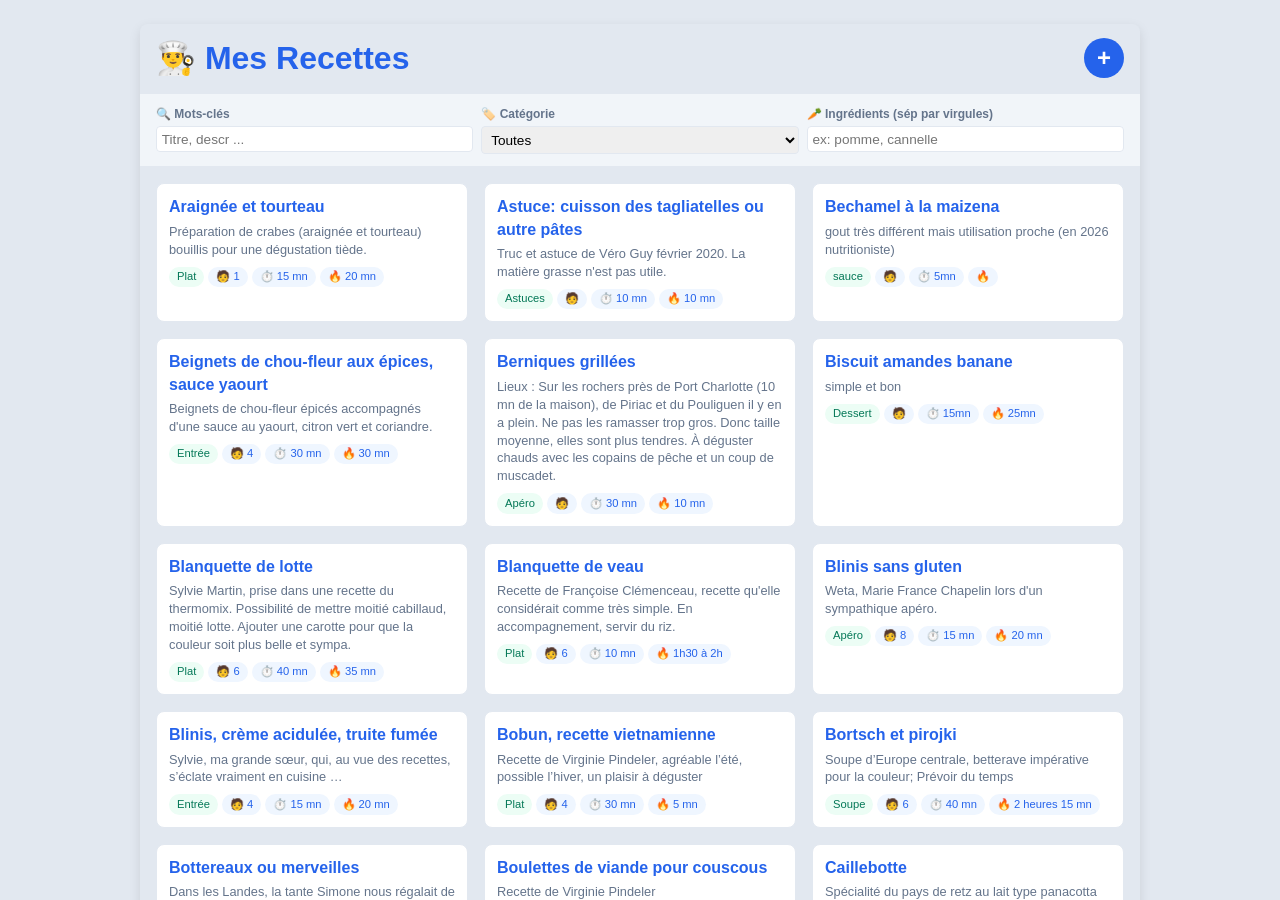
<file: index.html>
<!DOCTYPE html>
<html lang="fr">
<head>
  <meta charset="UTF-8">
  <meta name="viewport" content="width=device-width, initial-scale=1.0">
  <title>Carnet de recettes</title>
  <meta http-equiv="refresh" content="0; url=recettes.html">
  <link rel="canonical" href="recettes.html">
</head>
<body style="font-family:system-ui,sans-serif;margin:2rem;color:#333">
  <p>Redirection vers le <a href="recettes.html">carnet de recettes</a>…</p>
</body>
</html>
</file>
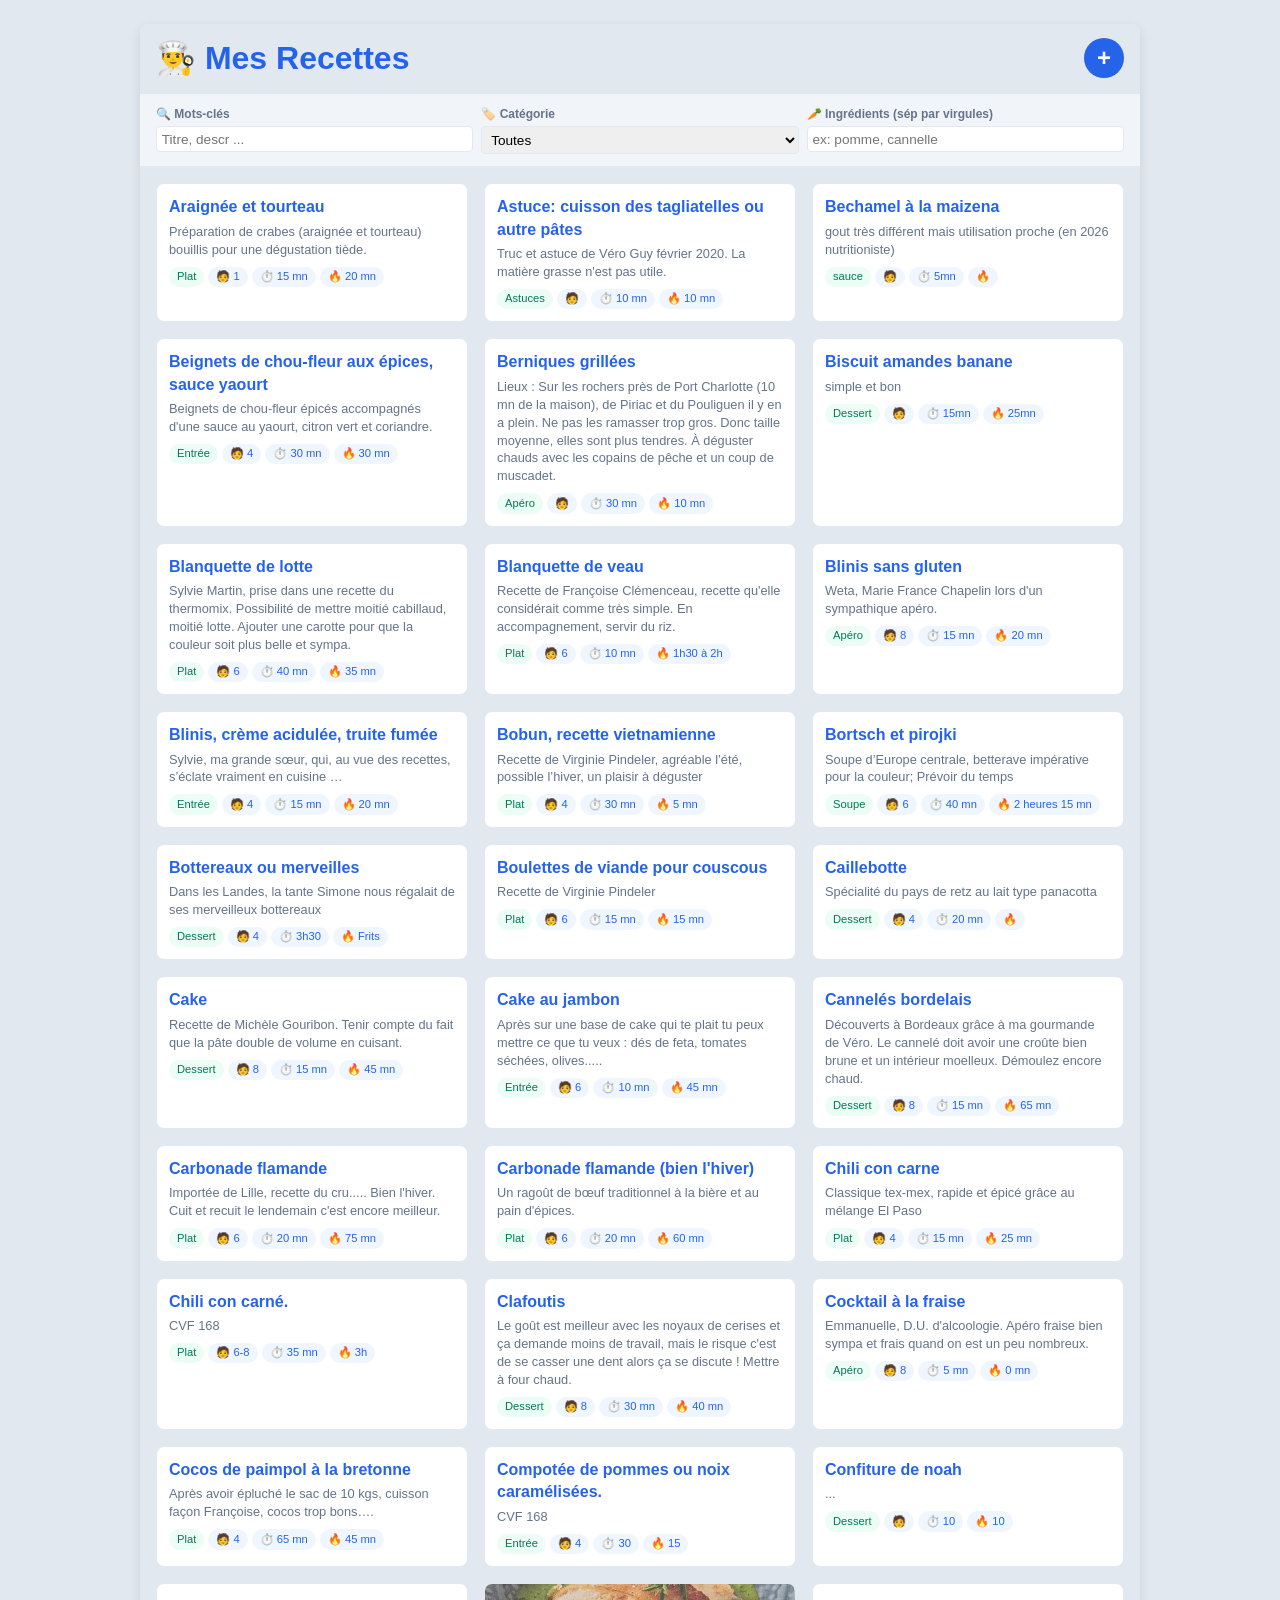
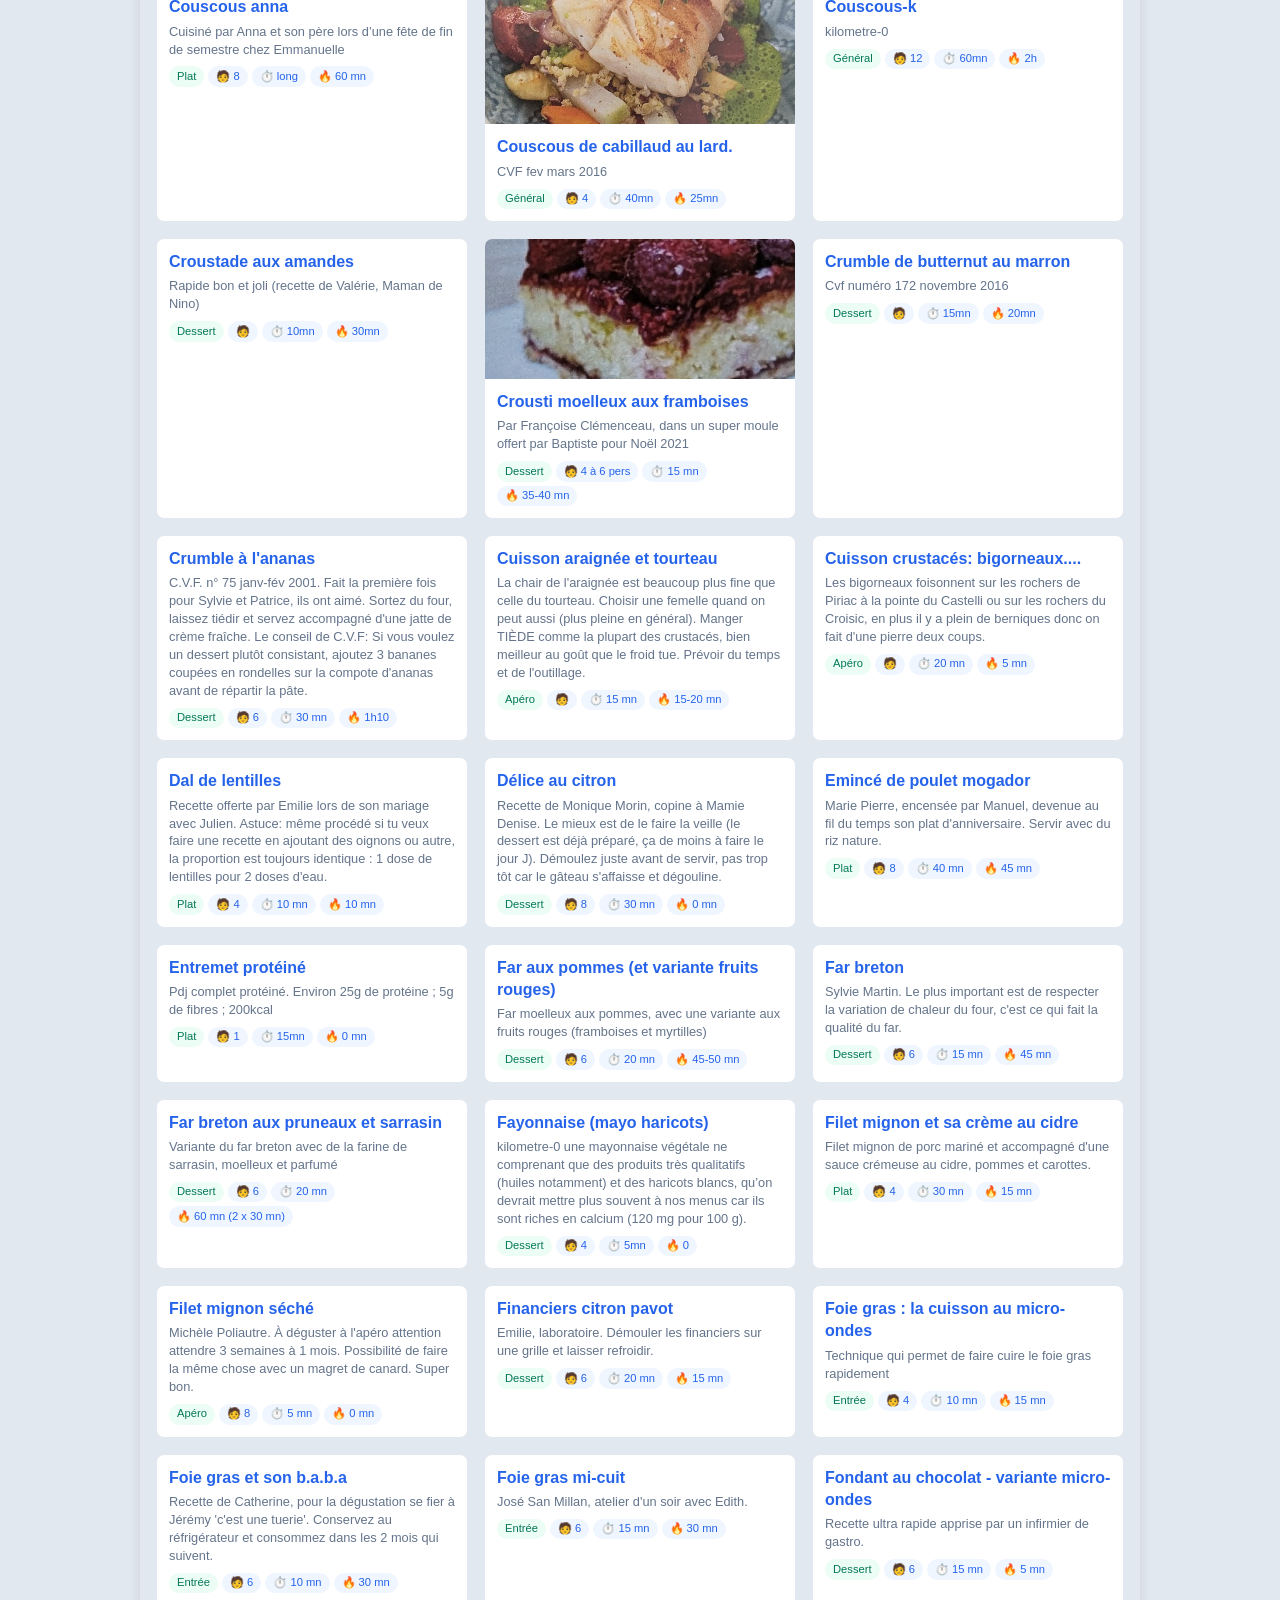
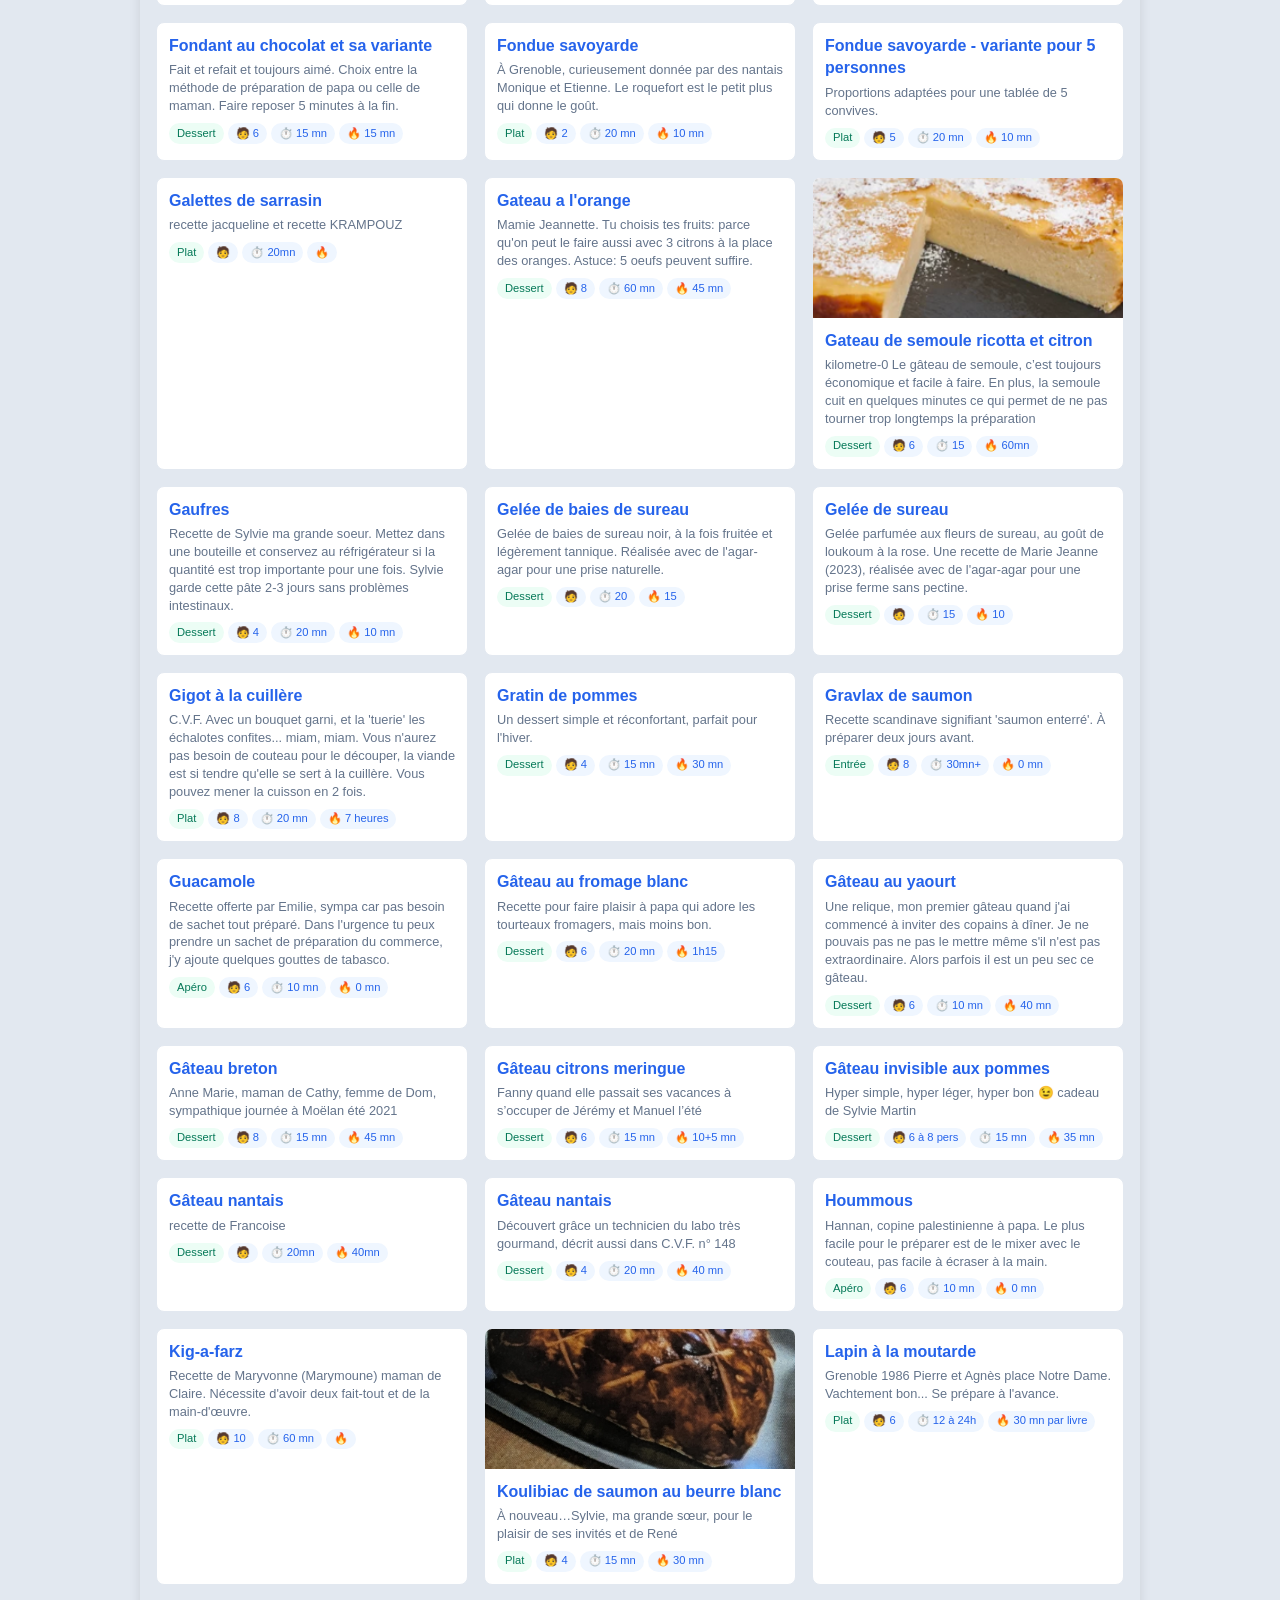
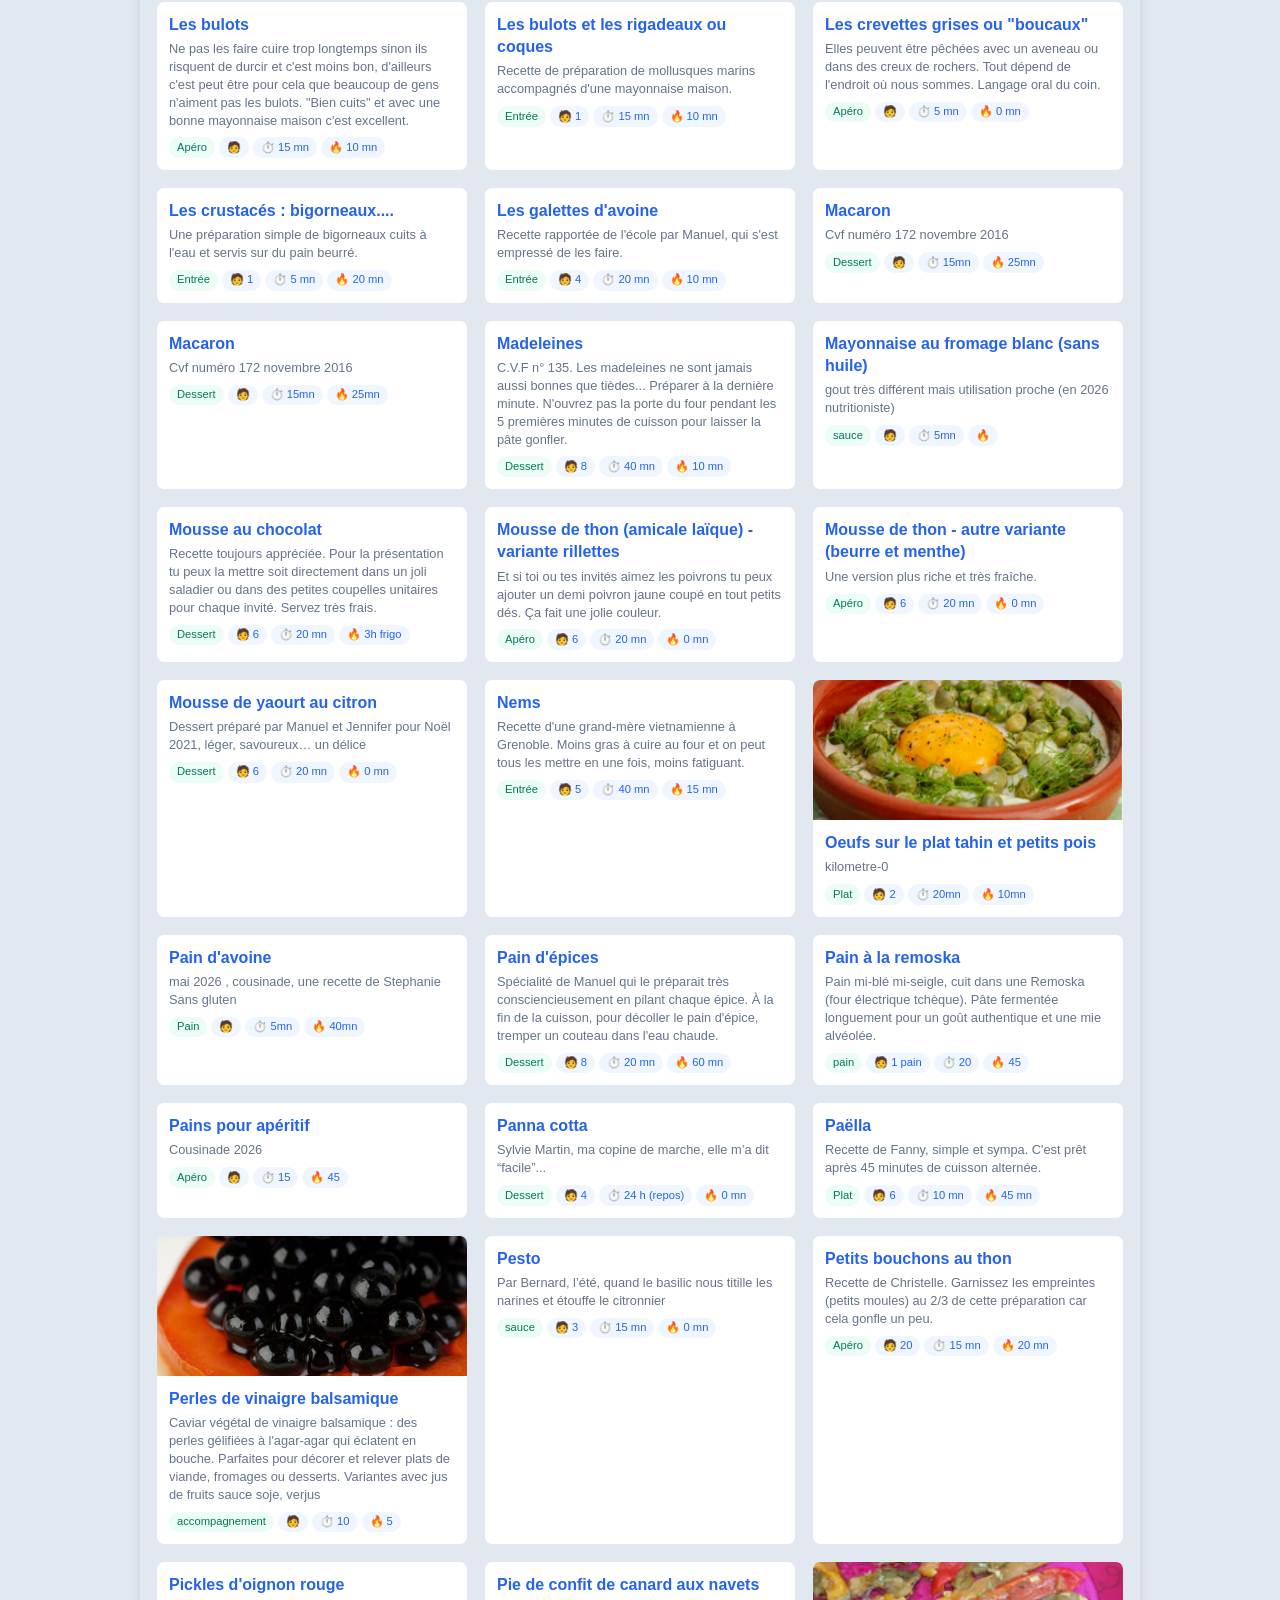
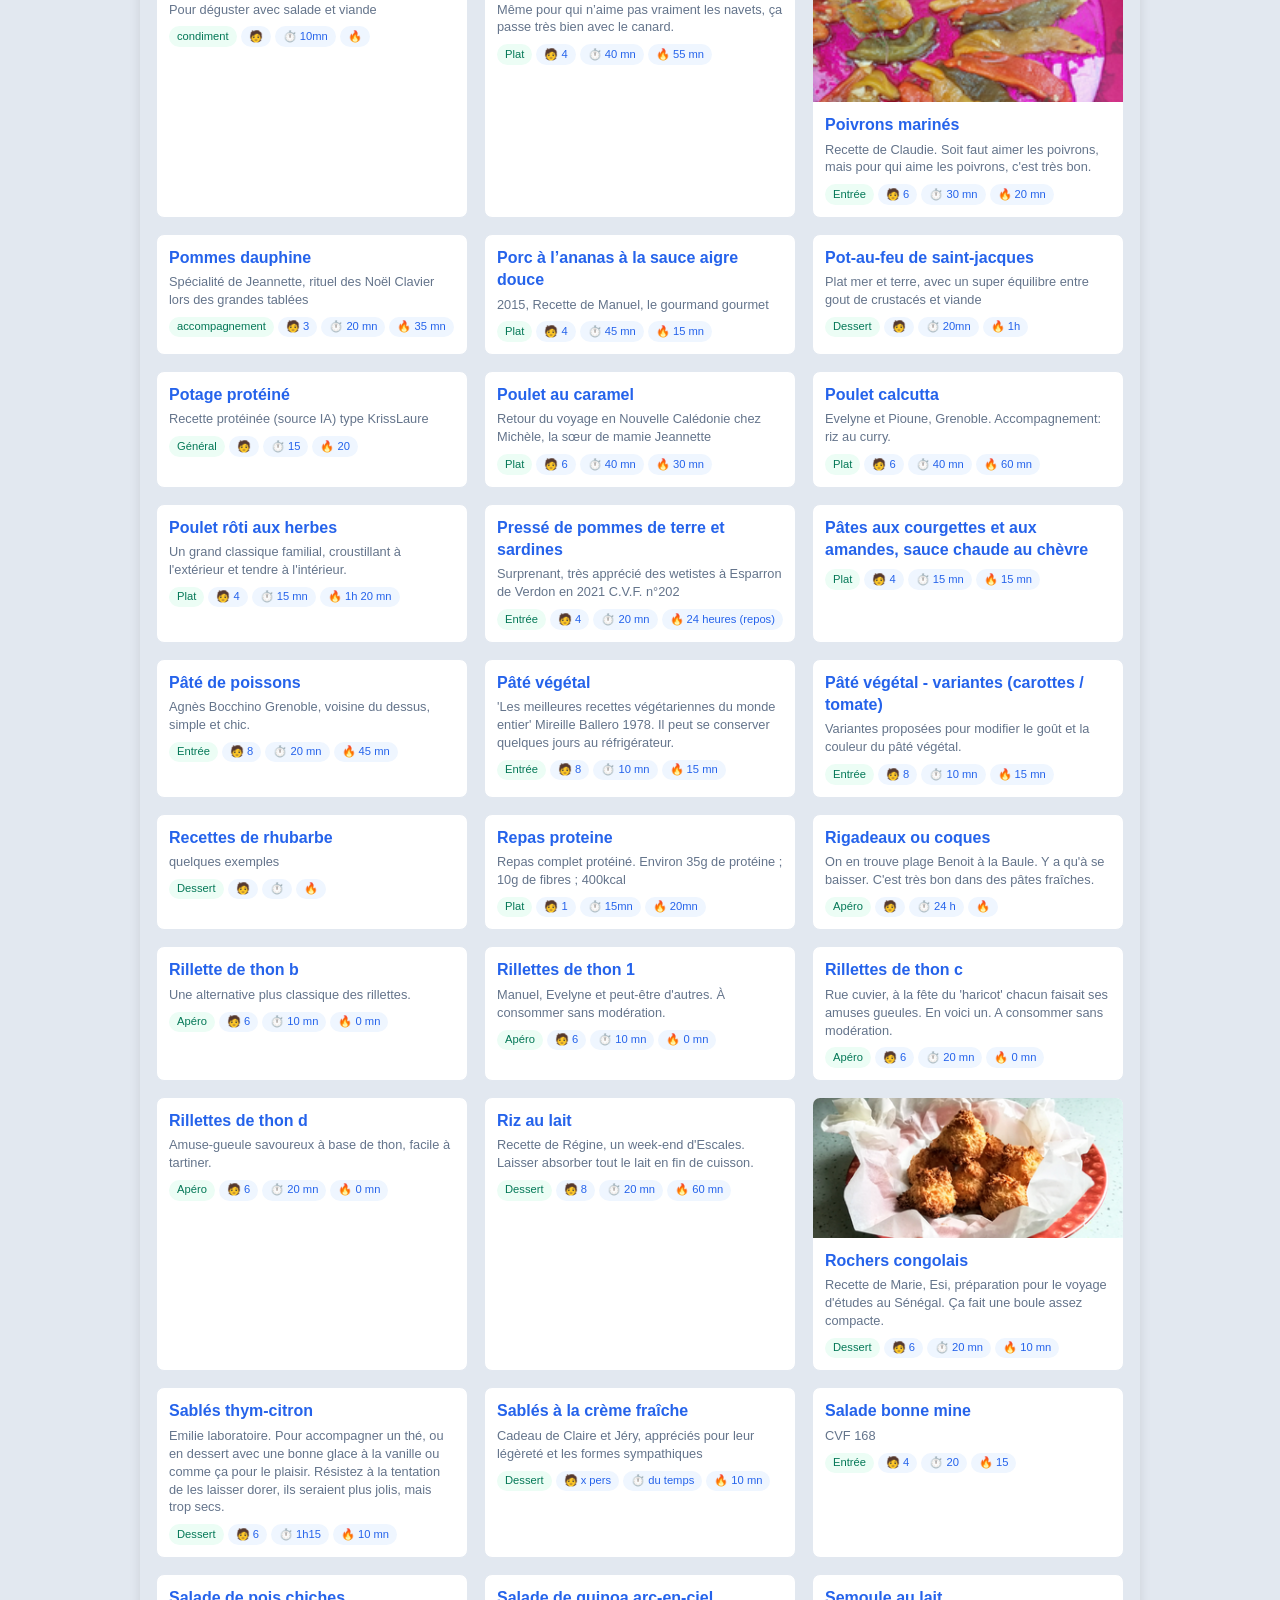
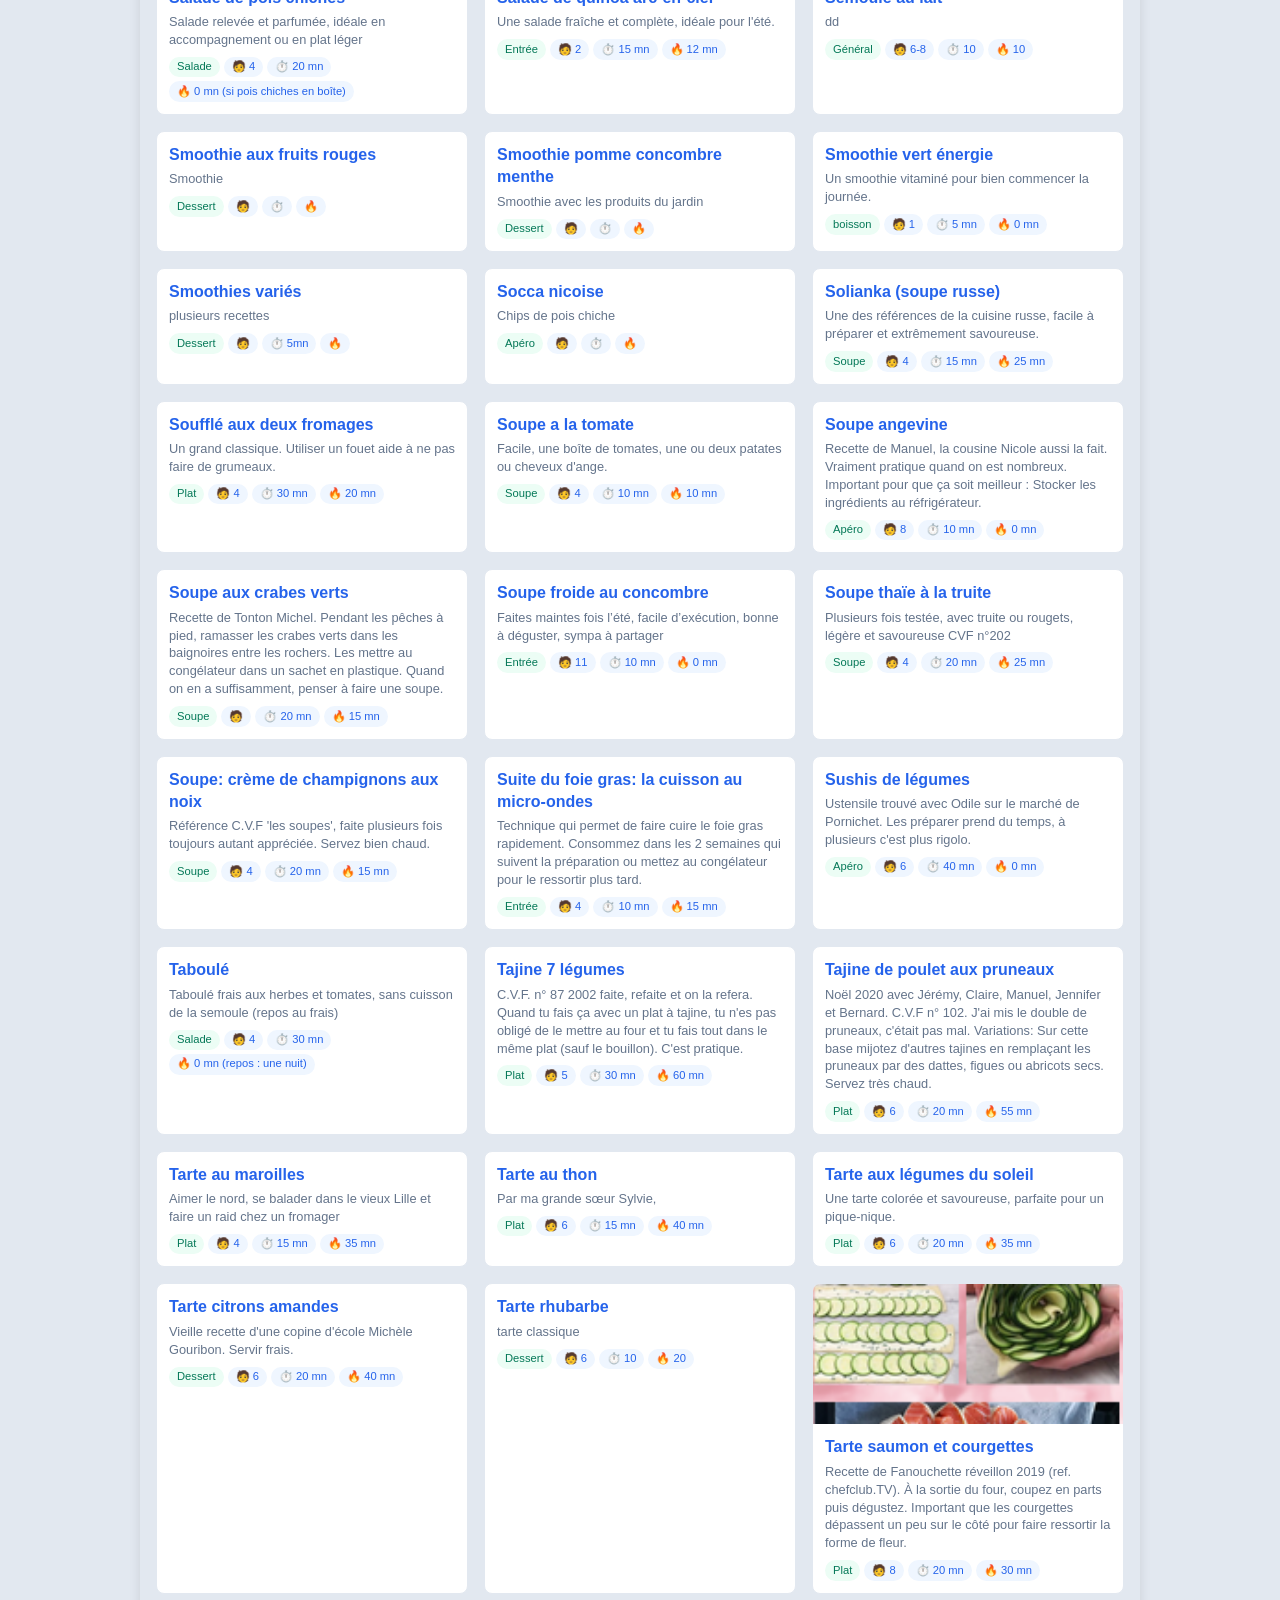
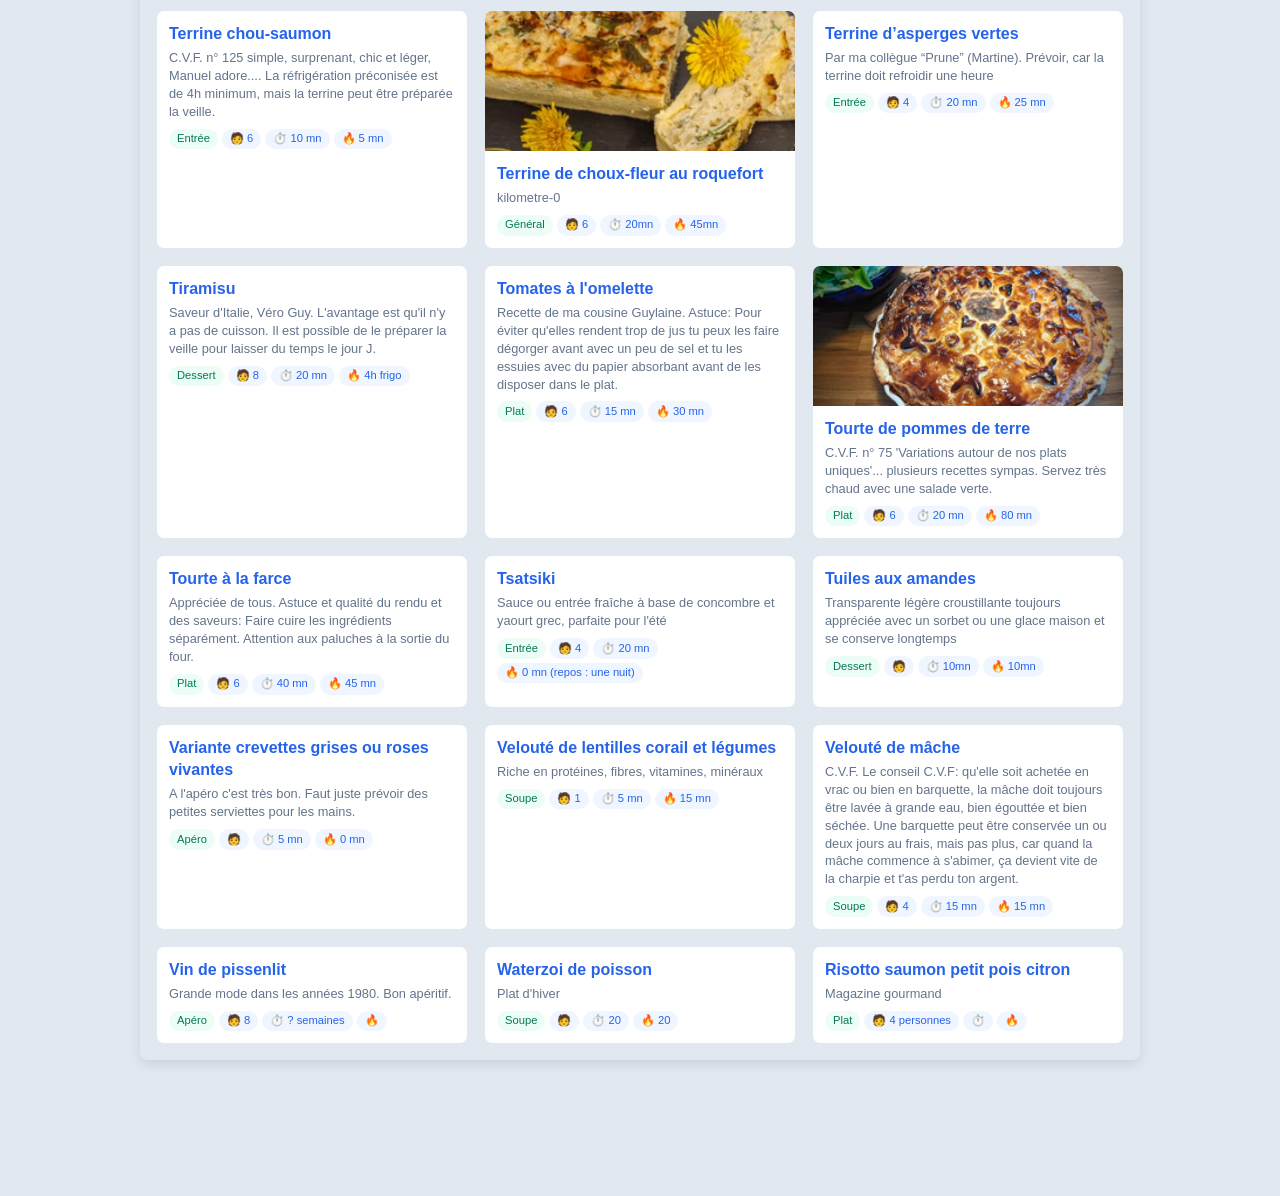
<file: recettes.html>
<!DOCTYPE html>
<html lang="fr">
<head>
    <meta charset="UTF-8">
    <meta name="viewport" content="width=device-width, initial-scale=1.0">
    <title>Carnet de Recettes</title>
    <link rel="stylesheet" href="static/css/recettes_style.css">
</head>
<body>
    <div class="container">
        <!-- ================= VUE LISTE ================= -->
        <div id="view-list">
            <div style="padding: 0.75rem 1rem; text-align: center; border-bottom: 1px solid var(--border); display: flex; justify-content: space-between; align-items: center;">
                <h1 style="margin:0; color: var(--primary);">👨‍🍳 Mes Recettes</h1>
                <button class="btn btn-round" id="new-recipe-btn" title="Nouvelle recette">+</button>
            </div>

            <div class="filters-section">
                <div class="filter-group">
                    <label>🔍 Mots-clés</label>
                    <input type="text" id="f-search" placeholder="Titre, descr ...">
                </div>
                <div class="filter-group">
                    <label>🏷️ Catégorie</label>
                    <select id="f-category">
                        <option value="">Toutes</option>
                    </select>
                </div>
                <div class="filter-group">
                    <label>🥕 Ingrédients (sép par virgules)</label>
                    <input type="text" id="f-ingredients" placeholder="ex: pomme, cannelle">
                </div>
            </div>

            <div class="recipe-grid" id="recipe-list"></div>
        </div>

        <!-- ================= VUE DÉTAIL ================= -->
        <div id="view-recipe" class="hidden">
            <div class="recipe-header">
                <div class="recipe-actions">
                    <button class="btn btn-back" onclick="showList()">← Retour</button>
                    <button class="btn btn-outline" id="edit-recipe-btn">✏️ Modifier</button>
                </div>
                <h1 id="detail-title"></h1>
                <p id="detail-desc"></p>
                <div class="meta-tags" id="detail-tags"></div>
            </div>

            <div class="content">
                <div>
                    <h2>🛒 Ingrédients</h2>
                    <div id="detail-ingredients"></div>
                </div>
                <div>
                    <h2>🍳 Préparation</h2>
                    <div id="detail-etapes"></div>
                </div>
            </div>

            <div class="image-container"></div>
        </div>

        <!-- ================= VUE FORMULAIRE (AJOUT / MODIFICATION) ================= -->
        <div id="view-form" class="hidden">
            <div class="recipe-header">
                <button class="btn btn-back" id="cancel-form-btn">← Annuler</button>
                <h1 id="form-title">Ajouter / Modifier une recette</h1>
            </div>
            <div class="form-panel">
                <input type="hidden" id="recipe-slug" value="">
                <div class="form-group">
                    <label>Titre *</label>
                    <input type="text" id="form-titre" required>
                </div>
                <div class="form-group">
                    <label>Description *</label>
                    <textarea id="form-description" rows="2"></textarea>
                </div>
                <div class="form-row">
                    <div class="form-group">
                        <label>Catégories (séparées par virgules)</label>
                        <input type="text" id="form-categorie" placeholder="ex: dessert, végétarien">
                    </div>
                    <div class="form-group">
                        <label>Portions</label>
                        <input type="text" id="form-portions" placeholder="4 personnes">
                    </div>
                </div>
                <div class="form-row">
                    <div class="form-group">
                        <label>Temps de préparation</label>
                        <input type="text" id="form-prep" placeholder="15min">
                    </div>
                    <div class="form-group">
                        <label>Temps de cuisson</label>
                        <input type="text" id="form-cuisson" placeholder="30min">
                    </div>
                </div>
                <div class="form-group">
                    <label>URL de l’image (optionnel)</label>
                    <input type="text" id="form-image" placeholder="https://...">
                </div>
                <div class="form-group">
                    <label>Ingrédients (une ligne par ingrédient, format: quantité@nom)</label>
                    <textarea id="form-ingredients" rows="4" placeholder="200g@Farine&#10;100g@Sucre&#10;3@Œufs"></textarea>
                    <small>Exemple : "200g@Farine" (quantité@nom)</small>
                </div>
                <div class="form-group">
                    <label>Étapes (une par ligne)</label>
                    <textarea id="form-etapes" rows="4" placeholder="Préchauffez le four...&#10;Mélangez les ingrédients..."></textarea>
                </div>
                <div class="action-buttons">
                    <button class="btn" id="save-recipe-btn">💾 Enregistrer</button>
                    <button class="btn btn-outline" id="send-api-btn">📡 Envoyer à l'API (POST /recette)</button>
                    <button class="btn btn-secondary" id="download-json-btn">📥 Télécharger JSON</button>
                </div>
            </div>
        </div>
    </div>
    <br/><br/><br/><br/><br/>
    <script>
        // Racine des données, en un seul endroit :
        //  - GitHub Pages : "recettes/" (dossier voisin de cette page)
        //  - sur le RPi   : "/data/recettes"
        window.DATA_BASE = 'recettes';
        // Écriture serveur (POST /recette) : false sur un site statique
        window.API_ECRITURE = false;
    </script>
    <script src="static/js/recettes_ui.js"></script>
    <script src="static/js/recettes_app.js"></script>
</body>
</html>
</file>
<file: static/css/recettes_style.css>
:root {
    --primary: #2563eb;
    --primary-hover: #1d4ed8;
    --bg:  #e2e8f0;        /* fond général plus soutenu */
    --card: #e2e8f0;
    --text: #1e293b;
    --text-light: #64748b;
    --border: #e2e8f0;
}



/* Supprimer ou commenter la couleur de fond du .container */
.container {
    /* background: var(--card);  ← à supprimer ou remplacer */
    /*background: #0000f0;*/
    margin: 1rem auto;       /* Ajoute de l'espace autour */
    box-shadow: none;        /* Optionnel : enlève l'ombre si elle dérange */
}

/* Optionnel : garder un fond blanc pour le formulaire et les zones internes */
/* Les tuiles restent blanches grâce à .recipe-card { background: white; } */




/* Supprimer ou commenter la couleur de fond du .container */
.container {
    /* background: var(--card);  ← à supprimer ou remplacer */
    background: transparent;
    margin: 1rem auto;       /* Ajoute de l'espace autour */
    box-shadow: none;        /* Optionnel : enlève l'ombre si elle dérange */
}

/* Optionnel : garder un fond blanc pour le formulaire et les zones internes */
/* Les tuiles restent blanches grâce à .recipe-card { background: white; } */











* { box-sizing: border-box; }

body {
    font-family: -apple-system, BlinkMacSystemFont, 'Segoe UI', Roboto, sans-serif;
    background-color: var(--bg);
    color: var(--text);
    margin: 0;
    padding: 0.5rem;
    line-height: 1.4;
}

.container {
    /* background: var(--card);  ← à supprimer ou remplacer */
    background: transparent;
    margin: 1rem auto;       /* Ajoute de l'espace autour */
    /* box-shadow: none;         Optionnel : enlève l'ombre si elle dérange */
    max-width: 1000px;
    border-radius: 8px;
    box-shadow: 0 4px 12px rgba(0,0,0,0.1);
    overflow: hidden;
    min-height: 80vh;
    
}

/* UTILITAIRES */
.hidden { display: none !important; }

.btn {
    background: var(--primary);
    color: white;
    border: none;
    padding: 0.4rem 0.8rem;
    border-radius: 6px;
    cursor: pointer;
    font-weight: 500;
    font-size: 0.9rem;
    transition: 0.2s;
    display: inline-flex;
    align-items: center;
    gap: 6px;
}
.btn:hover { background: var(--primary-hover); }
.btn-round {
    width: 40px;
    height: 40px;
    border-radius: 50%;
    padding: 0;
    justify-content: center;
    font-size: 1.5rem;
    font-weight: bold;
    background: var(--primary);
    color: white;
}
.btn-secondary {
    background: #475569;
}
.btn-secondary:hover {
    background: #334155;
}
.btn-outline {
    background: transparent;
    border: 1px solid var(--border);
    color: var(--text);
}
.btn-outline:hover {
    background: #f1f5f9;
}
.btn-danger {
    background: #dc2626;
}

/* VUE LISTE */
.filters-section {
    padding: 0.75rem 1rem;
    background: #f1f5f9;
    border-bottom: 1px solid var(--border);
    display: grid;
    grid-template-columns: repeat(auto-fit, minmax(180px, 1fr));
    gap: 0.5rem;
}
.filter-group { display: flex; flex-direction: column; gap: 0.2rem; }
.filter-group label { font-size: 0.75rem; font-weight: 600; color: var(--text-light); }
.filter-group input, .filter-group select {
    padding: 0.3rem;
    border: 1px solid var(--border);
    border-radius: 4px;
    font-size: 0.85rem;
}

.recipe-grid {
    padding: 1rem;
    display: grid;
    grid-template-columns: repeat(auto-fill, minmax(260px, 1fr));
    gap: 1rem;
}

.recipe-card {
    border: 1px solid var(--border);
    border-radius: 8px;
    cursor: pointer;
    transition: 0.2s;
    display: flex;
    flex-direction: column;
    overflow: hidden;
    background: white;
}
.recipe-card:hover {
    transform: translateY(-2px);
    box-shadow: 0 4px 8px rgba(0,0,0,0.1);
    border-color: #bfdbfe;
}

.card-img-container {
    width: 100%;
    height: 140px;
    background: #e2e8f0;
    overflow: hidden;
}
.card-img {
    width: 100%;
    height: 100%;
    object-fit: cover;
}
.card-content {
    padding: 0.75rem;
    flex-grow: 1;
}
.recipe-card h3 {
    margin: 0 0 0.25rem 0;
    color: var(--primary);
    font-size: 1rem;
}
.recipe-card p {
    font-size: 0.8rem;
    color: var(--text-light);
    margin: 0;
}
.card-tags {
    display: flex;
    gap: 0.25rem;
    flex-wrap: wrap;
    margin-top: 0.5rem;
}
.tag {
    background: #eff6ff;
    color: var(--primary);
    padding: 0.15rem 0.5rem;
    border-radius: 999px;
    font-size: 0.7rem;
    font-weight: 500;
}
.tag-type { background: #ecfdf5; color: #047857; }

/* VUE DÉTAIL */
.recipe-header {
    padding: 1rem;
    text-align: center;
    border-bottom: 1px solid var(--border);
}
.recipe-actions {
    display: flex;
    justify-content: space-between;
    align-items: center;
    margin-bottom: 1rem;
}
.btn-back, .btn-outline {
    position: static;
    background: #e2e8f0;
    color: var(--text);
    padding: 0.3rem 0.8rem;
}
.btn-back:hover, .btn-outline:hover { background: #cbd5e1; }

.recipe-header h1 {
    margin: 0 0 0.25rem;
    color: var(--primary);
    font-size: 1.4rem;
}
.recipe-header p {
    color: var(--text-light);
    font-size: 0.9rem;
    margin: 0;
}
.meta-tags {
    display: flex;
    justify-content: center;
    gap: 0.5rem;
    margin-top: 0.5rem;
    flex-wrap: wrap;
}
.image-container {
    width: 100%;
    margin-top: 1rem;
    background: #e2e8f0;
}
.image-container.no-image { display: none; }
.recipe-gallery {
    display: flex;
    flex-wrap: wrap;
    gap: 10px;
    justify-content: center;
    margin: 1rem 0;
}
.gallery-img {
    max-width: 200px;
    max-height: 200px;
    object-fit: cover;
    border-radius: 8px;
    box-shadow: 0 2px 5px rgba(0,0,0,0.1);
}
.no-image-placeholder {
    text-align: center;
    color: #999;
    padding: 2rem;
    background: #f5f5f5;
    border-radius: 12px;
}
.content {
    padding: 1rem;
    display: grid;
    grid-template-columns: 1fr 2fr;
    gap: 1rem;
}
@media (max-width: 768px) {
    .content { grid-template-columns: 1fr; }
}
h2 {
    font-size: 1rem;
    border-bottom: 2px solid #bfdbfe;
    padding-bottom: 0.25rem;
    margin-bottom: 0.5rem;
}
#detail-ingredients {
    display: grid;
    grid-template-columns: auto 1fr;
    gap: 0.1rem 0.5rem;   /* interligne réduit */
    font-size: 0.85rem;
    line-height: 1.2;      /* interligne resserré */
}
.ingredient-qty {
    text-align: right;
    font-weight: 600;
    color: var(--primary);
}
.ingredient-name {
    line-height: 1.2;
}

.step {
    display: flex;
    gap: 0.5rem;
    margin-bottom: 0.3rem;
    font-size: 0.85rem;
}
.step-number {
    background: var(--primary);
    color: white;
    width: 20px;
    height: 20px;
    border-radius: 50%;
    display: inline-flex;
    align-items: center;
    justify-content: center;
    font-weight: bold;
    font-size: 0.7rem;
    flex-shrink: 0;
}
.step p {
    margin: 0;
    line-height: 1.3;
}





/* FORMULAIRE (ajout / modification) */
.form-panel {
    padding: 1.5rem;
}
.form-group {
    margin-bottom: 1rem;
}
.form-group label {
    display: block;
    font-weight: 600;
    margin-bottom: 0.25rem;
    font-size: 0.85rem;
}
.form-group input, .form-group textarea, .form-group select {
    width: 100%;
    padding: 0.5rem;
    border-radius: 6px;
    border: 1px solid var(--border);
    font-family: inherit;
}
.form-row {
    display: flex;
    gap: 1rem;
    flex-wrap: wrap;
}
.form-row .form-group {
    flex: 1;
}
.action-buttons {
    display: flex;
    gap: 0.8rem;
    margin-top: 1.5rem;
    justify-content: flex-end;
    flex-wrap: wrap;
}
small {
    display: block;
    margin-top: 0.25rem;
    font-size: 0.7rem;
    color: var(--text-light);
}

/* Note affichée à la place des boutons serveur sur le site statique */
.static-note{
  margin:.6rem 0 0;padding:.55rem .7rem;border-left:3px solid var(--primary,#c0392b);
  background:#fdf6f5;color:#555;font-size:.82rem;line-height:1.35;border-radius:4px;
}
.static-note code{background:#f1f1f1;padding:0 3px;border-radius:3px;font-size:.9em}
</file>
